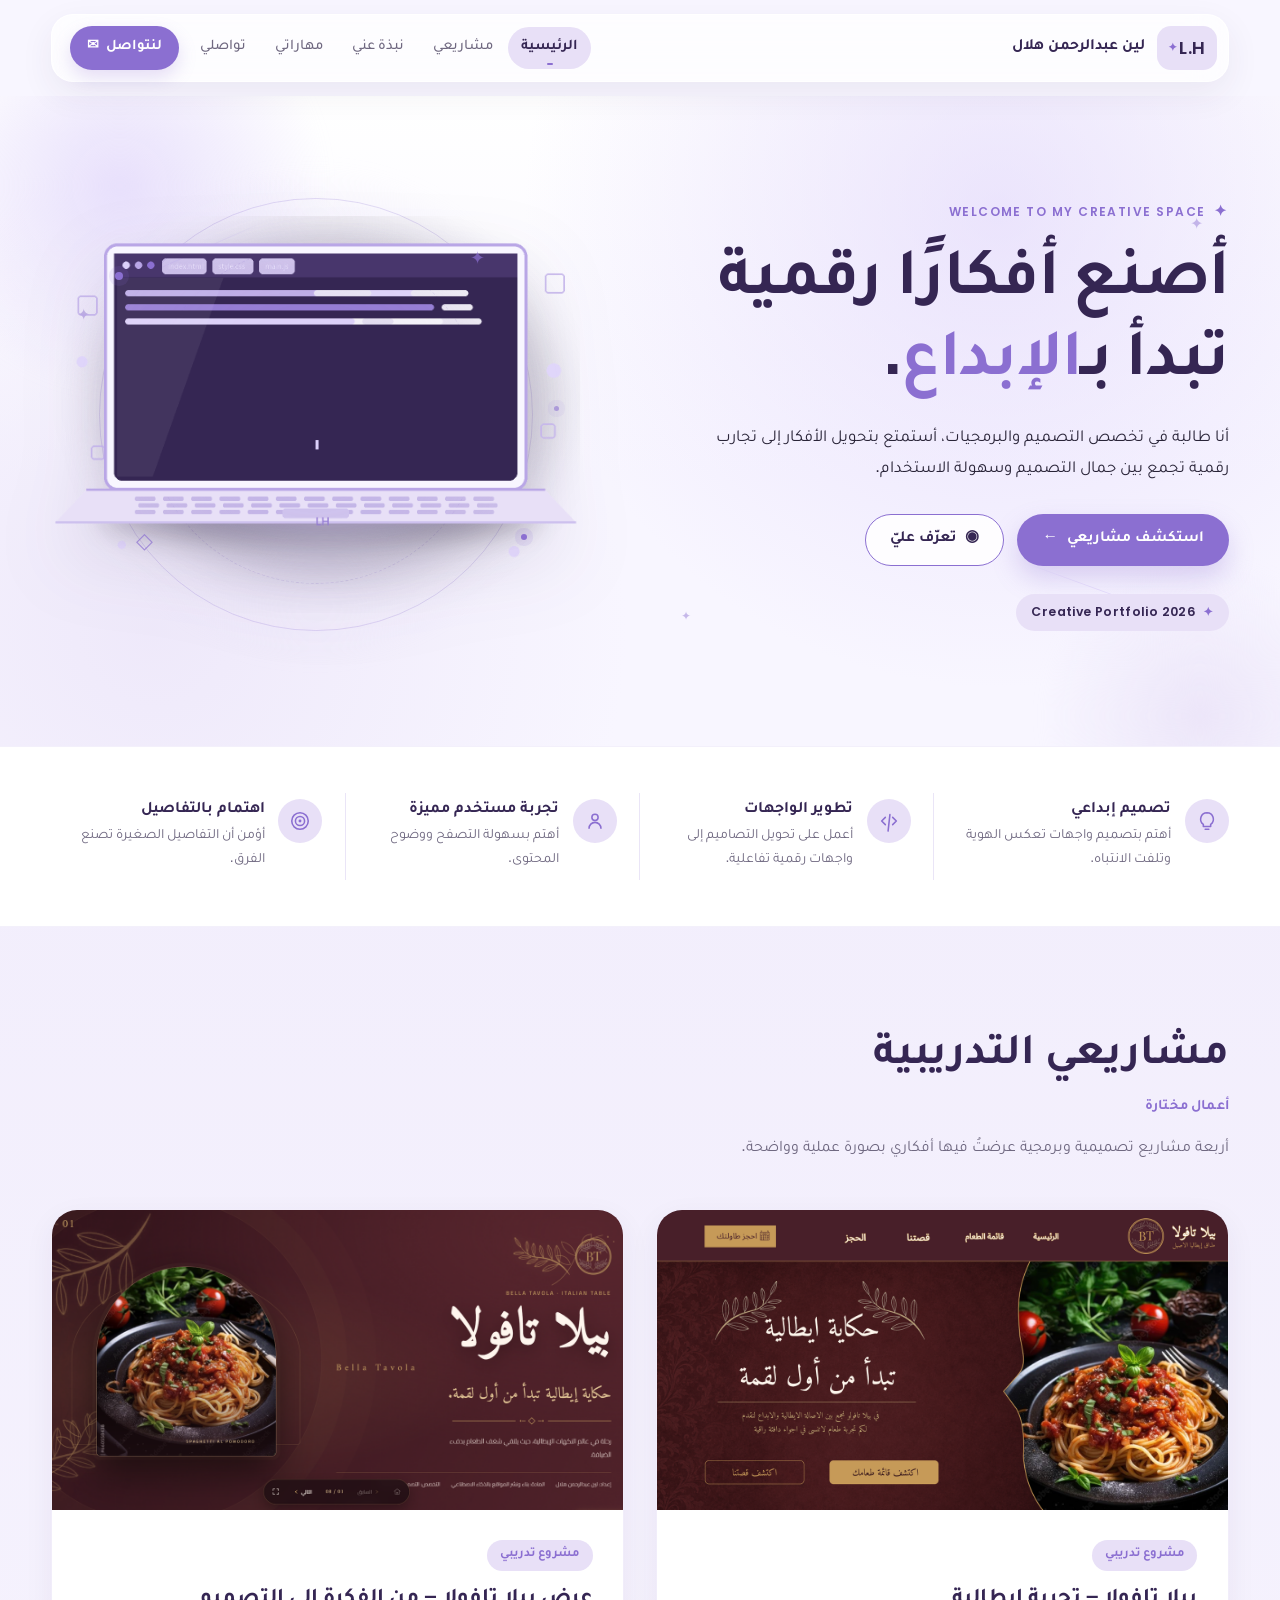
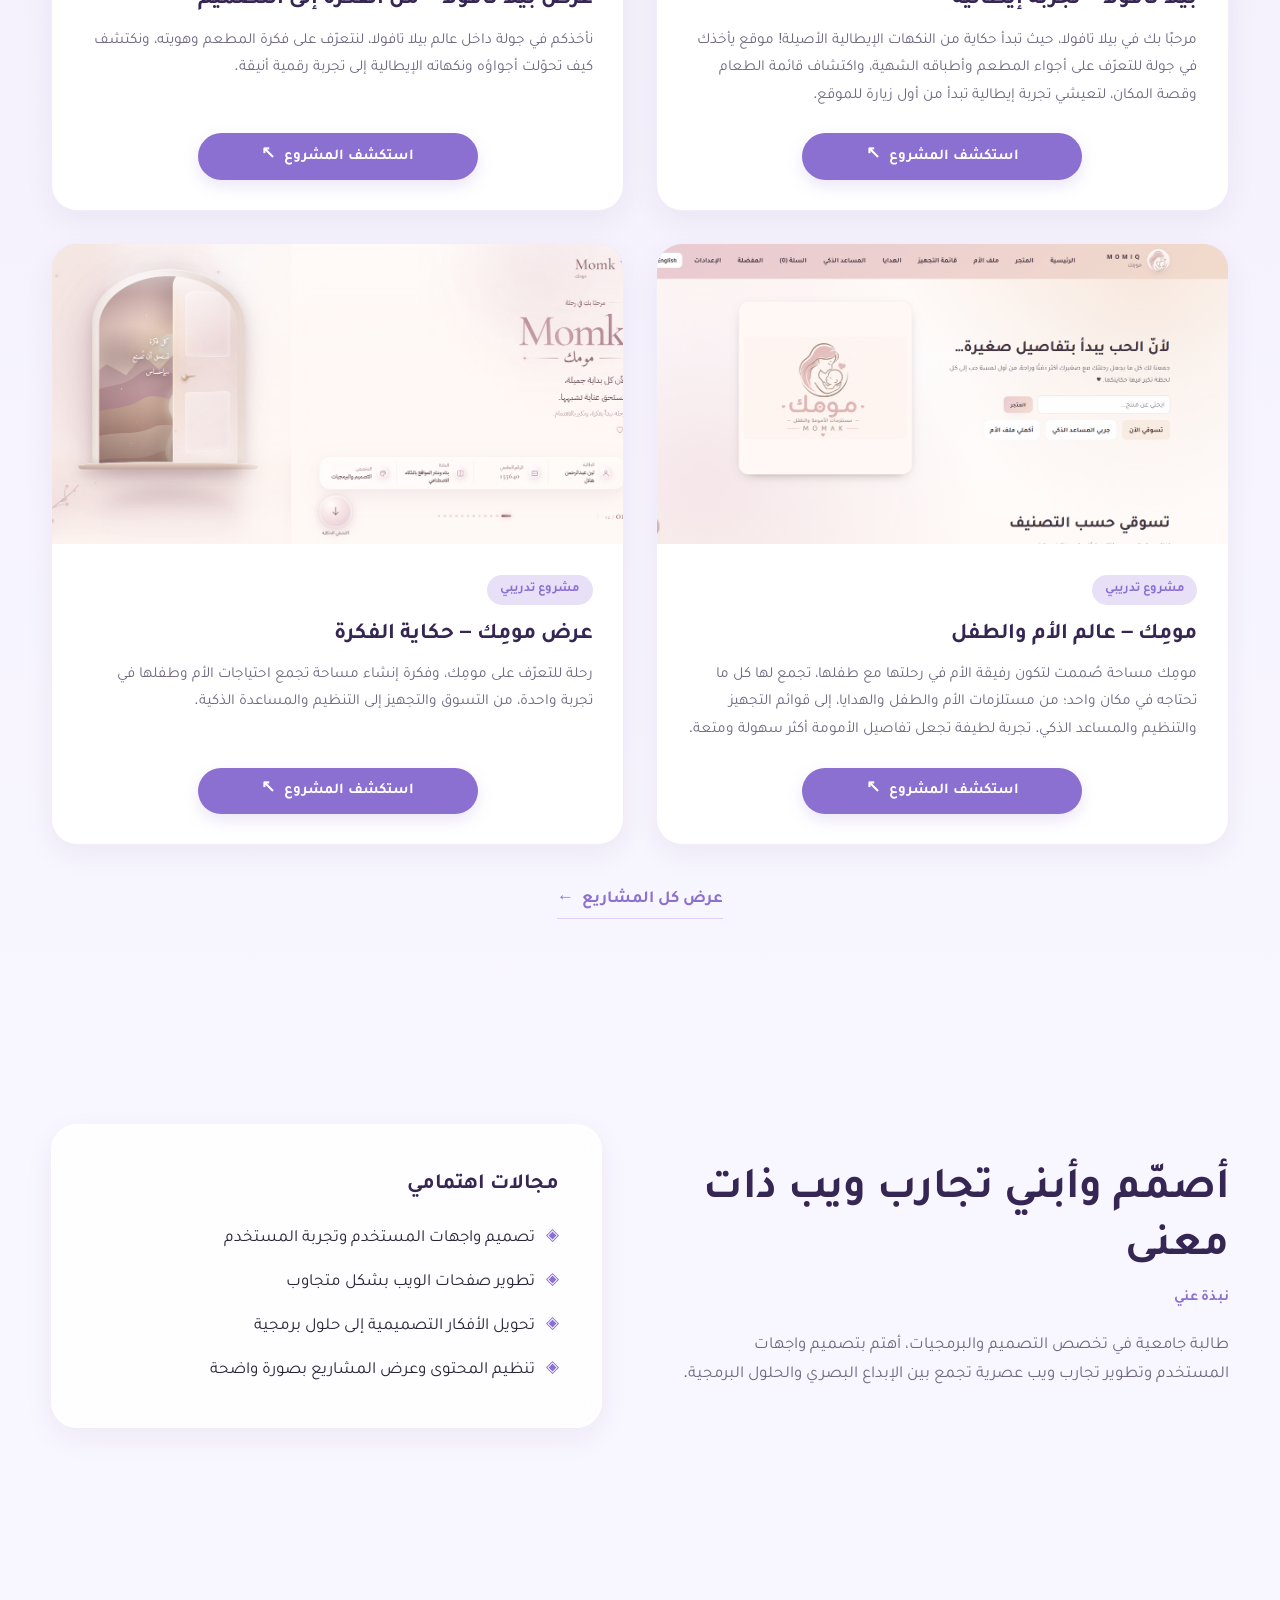
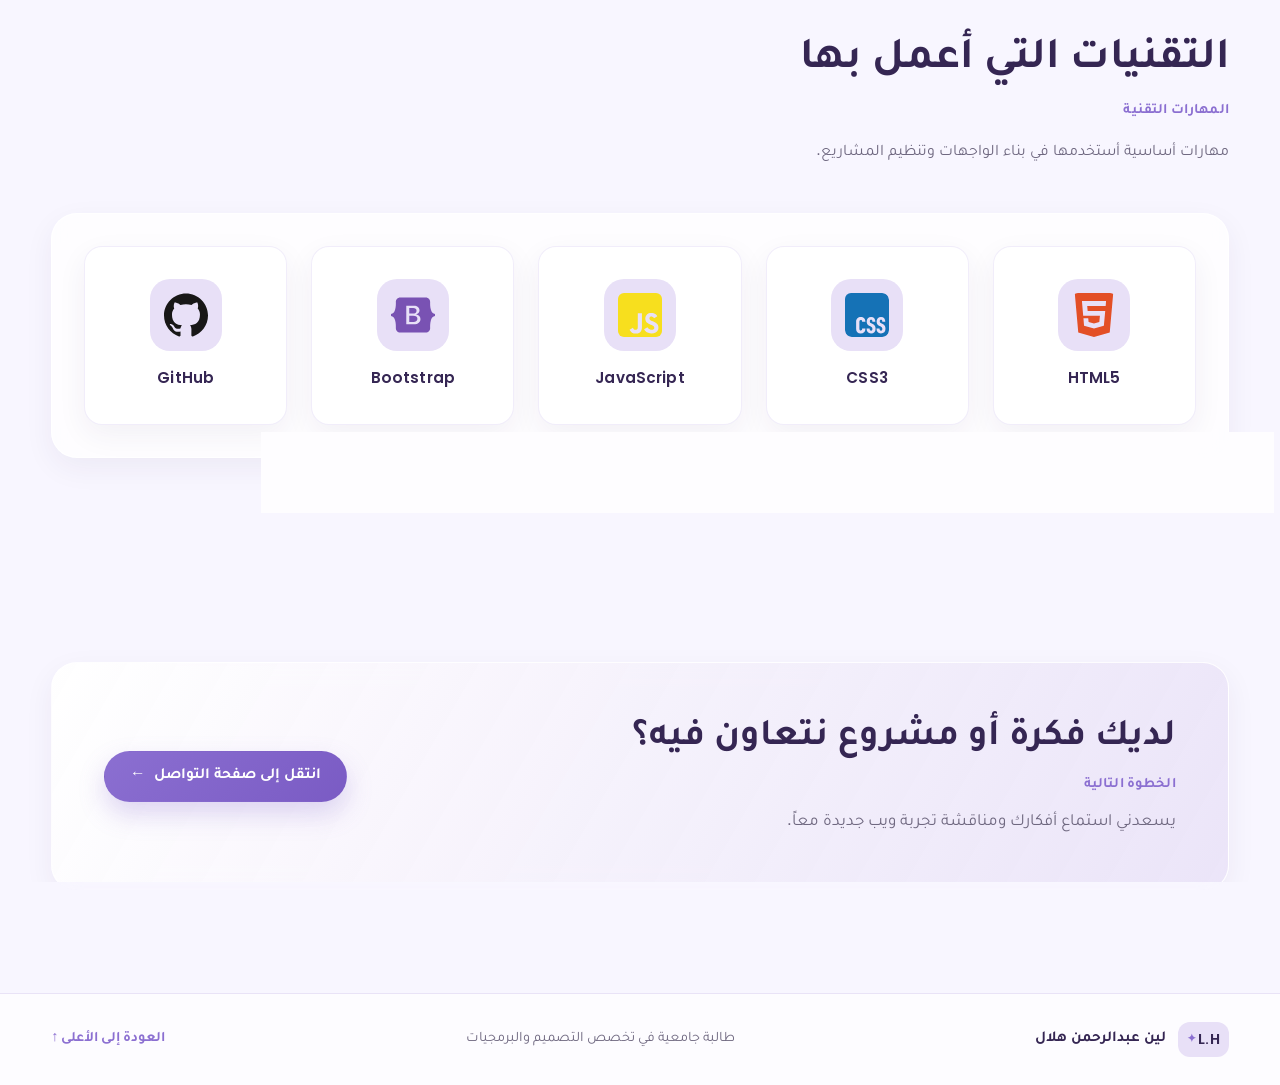
<file: index.html>
<!DOCTYPE html>
<html lang="ar" dir="rtl">
<head>
  <meta charset="UTF-8">
  <meta name="viewport" content="width=device-width, initial-scale=1.0">
  <meta name="description" content="معرض أعمال لين عبدالرحمن هلال، طالبة تصميم وبرمجيات، يضم مشاريع تدريبية في تصميم واجهات المستخدم وتطوير الويب.">
  <title>لين عبدالرحمن هلال | معرض أعمال</title>
  <link rel="icon" href="favicon.svg" type="image/svg+xml">
  <link rel="stylesheet" href="assets/css/style.css">
  <script src="assets/js/main.js" defer></script>
</head>
<body>
  <a class="skip-link" href="#main">تخطَّ إلى المحتوى</a>

  <header class="site-header" id="top">
    <div class="container header__inner">
      <a class="brand" href="index.html" aria-label="لين عبدالرحمن هلال - الصفحة الرئيسية">
        <span class="brand__mark" aria-hidden="true">L.H<span class="brand__star">✦</span></span>
        <span class="brand__name">لين عبدالرحمن هلال</span>
      </a>

      <button class="nav-toggle" type="button" aria-expanded="false" aria-controls="primary-nav" aria-label="فتح قائمة التنقل">
        <span></span><span></span><span></span>
      </button>

      <nav class="site-nav" id="primary-nav" aria-label="التنقل الرئيسي">
        <ul class="nav-list">
          <li><a class="nav-link is-active" href="#home" data-section="home" aria-current="page">الرئيسية</a></li>
          <li><a class="nav-link" href="projects.html">مشاريعي</a></li>
          <li><a class="nav-link" href="#about" data-section="about">نبذة عني</a></li>
          <li><a class="nav-link" href="#skills" data-section="skills">مهاراتي</a></li>
          <li><a class="nav-link" href="contact.html">تواصلي</a></li>
          <li><a class="nav-link nav-link--cta" href="contact.html">لنتواصل <span aria-hidden="true">✉</span></a></li>
        </ul>
      </nav>
    </div>
  </header>

  <main id="main">
    <section class="hero" id="home" aria-labelledby="hero-title">
      <div class="hero__bg" aria-hidden="true">
        <span class="hero__orb hero__orb--one"></span>
        <span class="hero__orb hero__orb--two"></span>
        <span class="hero__star hero__star--one">✦</span>
        <span class="hero__star hero__star--two">✦</span>
        <span class="hero__star hero__star--three">✦</span>
        <span class="hero__line hero__line--one"></span>
        <span class="hero__line hero__line--two"></span>
      </div>

      <div class="container hero__grid">
        <div class="hero__content">
          <p class="hero__eyebrow" data-hero="1"><span aria-hidden="true">✦</span> WELCOME TO MY CREATIVE SPACE</p>
          <h1 class="hero__title" id="hero-title" data-hero="2">أصنع أفكارًا رقمية<br>تبدأ بـ<span class="hero__accent">الإبداع</span>.</h1>
          <p class="hero__bio" data-hero="3">أنا طالبة في تخصص التصميم والبرمجيات، أستمتع بتحويل الأفكار إلى تجارب رقمية تجمع بين جمال التصميم وسهولة الاستخدام.</p>
          <div class="hero__actions" data-hero="4">
            <a class="btn btn--primary btn--hero" href="#projects">استكشف مشاريعي <span aria-hidden="true">←</span></a>
            <a class="btn btn--ghost btn--hero" href="#about"><span aria-hidden="true">◉</span> تعرّف عليّ</a>
          </div>
          <p class="hero__badge" data-hero="5"><span aria-hidden="true">✦</span> Creative Portfolio 2026</p>
        </div>

        <div class="hero__visual" data-hero="6">
          <div class="hero__halo" aria-hidden="true"></div>
          <span class="hero__ring hero__ring--one" aria-hidden="true"></span>
          <span class="hero__ring hero__ring--two" aria-hidden="true"></span>
          <span class="hero__dot hero__dot--one" aria-hidden="true"></span>
          <span class="hero__dot hero__dot--two" aria-hidden="true"></span>
          <span class="hero__dot hero__dot--three" aria-hidden="true"></span>
          <span class="hero__float hero__float--one" aria-hidden="true">✦</span>
          <span class="hero__float hero__float--two" aria-hidden="true">◇</span>
          <img class="hero__image" src="assets/images/hero-laptop.png"
               alt="حاسوب محمول بأسلوب تقني بنفسجي يعرض واجهة تحرير أكواد"
               width="1200" height="900" fetchpriority="high" decoding="async">
        </div>
      </div>
    </section>

    <section class="features" aria-label="ما يميز عملي">
      <div class="container">
        <ul class="features__grid">
          <li class="feature" data-reveal>
            <span class="feature__icon" aria-hidden="true"><svg viewBox="0 0 24 24" fill="none"><path d="M9 18h6m-5 3h4M12 3a7 7 0 0 0-4 12.7V18h8v-2.3A7 7 0 0 0 12 3Z" stroke="currentColor" stroke-width="1.7" stroke-linecap="round" stroke-linejoin="round"/></svg></span>
            <div>
              <h2 class="feature__title">تصميم إبداعي</h2>
              <p class="feature__desc">أهتم بتصميم واجهات تعكس الهوية وتلفت الانتباه.</p>
            </div>
          </li>
          <li class="feature" data-reveal>
            <span class="feature__icon" aria-hidden="true"><svg viewBox="0 0 24 24" fill="none"><path d="m8 8-4 4 4 4m8-8 4 4-4 4m-3-11-2 18" stroke="currentColor" stroke-width="1.7" stroke-linecap="round" stroke-linejoin="round"/></svg></span>
            <div>
              <h2 class="feature__title">تطوير الواجهات</h2>
              <p class="feature__desc">أعمل على تحويل التصاميم إلى واجهات رقمية تفاعلية.</p>
            </div>
          </li>
          <li class="feature" data-reveal>
            <span class="feature__icon" aria-hidden="true"><svg viewBox="0 0 24 24" fill="none"><circle cx="12" cy="8" r="3.4" stroke="currentColor" stroke-width="1.7"/><path d="M5.5 20a6.5 6.5 0 0 1 13 0" stroke="currentColor" stroke-width="1.7" stroke-linecap="round"/></svg></span>
            <div>
              <h2 class="feature__title">تجربة مستخدم مميزة</h2>
              <p class="feature__desc">أهتم بسهولة التصفح ووضوح المحتوى.</p>
            </div>
          </li>
          <li class="feature" data-reveal>
            <span class="feature__icon" aria-hidden="true"><svg viewBox="0 0 24 24" fill="none"><circle cx="12" cy="12" r="9" stroke="currentColor" stroke-width="1.7"/><circle cx="12" cy="12" r="5" stroke="currentColor" stroke-width="1.7"/><circle cx="12" cy="12" r="1.6" fill="currentColor"/></svg></span>
            <div>
              <h2 class="feature__title">اهتمام بالتفاصيل</h2>
              <p class="feature__desc">أؤمن أن التفاصيل الصغيرة تصنع الفرق.</p>
            </div>
          </li>
        </ul>
      </div>
    </section>

    <section class="section projects-section" id="projects" aria-labelledby="projects-title">
      <div class="container">
        <div class="section__head" data-reveal>
          <div>
            <h2 class="section__title" id="projects-title">مشاريعي التدريبية</h2>
            <p class="eyebrow">أعمال مختارة</p>
          </div>
          <p class="section__lead">أربعة مشاريع تصميمية وبرمجية عرضتُ فيها أفكاري بصورة عملية وواضحة.</p>
        </div>

        <div class="projects-grid">
          <article class="project-card" data-reveal>
            <div class="project-card__media"><img src="assets/images/project-bella-tavola.png" alt="لقطة من موقع Bella Tavola المطعم الإيطالي" width="1400" height="758" loading="lazy" decoding="async"></div>
            <div class="project-card__body">
              <span class="badge">مشروع تدريبي</span>
              <h3 class="project-card__title">بيلا تافولا – تجربة إيطالية</h3>
              <p class="project-card__desc">مرحبًا بك في بيلا تافولا، حيث تبدأ حكاية من النكهات الإيطالية الأصيلة! موقع يأخذك في جولة للتعرّف على أجواء المطعم وأطباقه الشهية، واكتشاف قائمة الطعام وقصة المكان، لتعيشي تجربة إيطالية تبدأ من أول زيارة للموقع.</p>
              <a class="btn btn--small btn--explore" href="https://eclectic-dango-d6d5aa.netlify.app/" target="_blank" rel="noopener noreferrer">استكشف المشروع <span class="btn__arrow" aria-hidden="true">↖</span></a>
            </div>
          </article>

          <article class="project-card" data-reveal>
            <div class="project-card__media"><img src="assets/images/project-bella-tavola-presentation.png" alt="لقطة من العرض التقديمي لمشروع Bella Tavola" width="1400" height="664" loading="lazy" decoding="async"></div>
            <div class="project-card__body">
              <span class="badge">مشروع تدريبي</span>
              <h3 class="project-card__title">عرض بيلا تافولا – من الفكرة إلى التصميم</h3>
              <p class="project-card__desc">نأخذكم في جولة داخل عالم بيلا تافولا، لنتعرّف على فكرة المطعم وهويته، ونكتشف كيف تحوّلت أجواؤه ونكهاته الإيطالية إلى تجربة رقمية أنيقة.</p>
              <a class="btn btn--small btn--explore" href="https://bucolic-tiramisu-741373.netlify.app/" target="_blank" rel="noopener noreferrer">استكشف المشروع <span class="btn__arrow" aria-hidden="true">↖</span></a>
            </div>
          </article>

          <article class="project-card" data-reveal>
            <div class="project-card__media"><img src="assets/images/project-momiq.png" alt="لقطة من منصة MOMIQ للأمومة" width="1400" height="677" loading="lazy" decoding="async"></div>
            <div class="project-card__body">
              <span class="badge">مشروع تدريبي</span>
              <h3 class="project-card__title">مومِك – عالم الأم والطفل</h3>
              <p class="project-card__desc">مومِك مساحة صُممت لتكون رفيقة الأم في رحلتها مع طفلها، تجمع لها كل ما تحتاجه في مكان واحد؛ من مستلزمات الأم والطفل والهدايا، إلى قوائم التجهيز والتنظيم والمساعد الذكي. تجربة لطيفة تجعل تفاصيل الأمومة أكثر سهولة ومتعة.</p>
              <a class="btn btn--small btn--explore" href="https://stunning-raindrop-bb244e.netlify.app/" target="_blank" rel="noopener noreferrer">استكشف المشروع <span class="btn__arrow" aria-hidden="true">↖</span></a>
            </div>
          </article>

          <article class="project-card" data-reveal>
            <div class="project-card__media"><img src="assets/images/project-momiq-presentation.png" alt="لقطة من العرض التقديمي لمشروع MOMIQ" width="1400" height="669" loading="lazy" decoding="async"></div>
            <div class="project-card__body">
              <span class="badge">مشروع تدريبي</span>
              <h3 class="project-card__title">عرض مومِك – حكاية الفكرة</h3>
              <p class="project-card__desc">رحلة للتعرّف على مومِك، وفكرة إنشاء مساحة تجمع احتياجات الأم وطفلها في تجربة واحدة، من التسوق والتجهيز إلى التنظيم والمساعدة الذكية.</p>
              <a class="btn btn--small btn--explore" href="https://restless-lab-b31c.leeno-h004.workers.dev/" target="_blank" rel="noopener noreferrer">استكشف المشروع <span class="btn__arrow" aria-hidden="true">↖</span></a>
            </div>
          </article>
        </div>

        <div class="section__footer" data-reveal>
          <a class="link-arrow" href="projects.html">عرض كل المشاريع <span aria-hidden="true">←</span></a>
        </div>
      </div>
    </section>

    <section class="section about-section" id="about" aria-labelledby="about-title">
      <div class="container about__grid">
        <div class="about__intro" data-reveal>
          <h2 class="section__title" id="about-title">أصمّم وأبني تجارب ويب ذات معنى</h2>
          <p class="eyebrow">نبذة عني</p>
          <p class="about__lead">طالبة جامعية في تخصص التصميم والبرمجيات، أهتم بتصميم واجهات المستخدم وتطوير تجارب ويب عصرية تجمع بين الإبداع البصري والحلول البرمجية.</p>
        </div>
        <div class="about__card glass" data-reveal>
          <h3 class="about__card-title">مجالات اهتمامي</h3>
          <ul class="about__list">
            <li><span aria-hidden="true">◈</span> تصميم واجهات المستخدم وتجربة المستخدم</li>
            <li><span aria-hidden="true">◈</span> تطوير صفحات الويب بشكل متجاوب</li>
            <li><span aria-hidden="true">◈</span> تحويل الأفكار التصميمية إلى حلول برمجية</li>
            <li><span aria-hidden="true">◈</span> تنظيم المحتوى وعرض المشاريع بصورة واضحة</li>
          </ul>
        </div>
      </div>
    </section>

    <section class="section skills-section" id="skills" aria-labelledby="skills-title">
      <div class="container">
        <div class="section__head" data-reveal>
          <div>
            <h2 class="section__title" id="skills-title">التقنيات التي أعمل بها</h2>
            <p class="eyebrow">المهارات التقنية</p>
          </div>
          <p class="section__lead">مهارات أساسية أستخدمها في بناء الواجهات وتنظيم المشاريع.</p>
        </div>

        <div class="skills-panel glass" data-reveal>
          <ul class="skills-grid">
            <li class="skill-card" data-reveal>
              <img class="skill-card__icon" src="assets/images/tech-html5.svg" alt="شعار HTML5 الرسمي" width="64" height="64" loading="lazy" decoding="async">
              <span class="skill-card__name en">HTML5</span>
            </li>
            <li class="skill-card" data-reveal>
              <img class="skill-card__icon" src="assets/images/tech-css3.svg" alt="شعار CSS3 الرسمي" width="64" height="64" loading="lazy" decoding="async">
              <span class="skill-card__name en">CSS3</span>
            </li>
            <li class="skill-card" data-reveal>
              <img class="skill-card__icon" src="assets/images/tech-javascript.svg" alt="شعار JavaScript الرسمي" width="64" height="64" loading="lazy" decoding="async">
              <span class="skill-card__name en">JavaScript</span>
            </li>
            <li class="skill-card" data-reveal>
              <img class="skill-card__icon" src="assets/images/tech-bootstrap.svg" alt="شعار Bootstrap الرسمي" width="64" height="64" loading="lazy" decoding="async">
              <span class="skill-card__name en">Bootstrap</span>
            </li>
            <li class="skill-card" data-reveal>
              <img class="skill-card__icon" src="assets/images/tech-github.svg" alt="شعار GitHub الرسمي" width="64" height="64" loading="lazy" decoding="async">
              <span class="skill-card__name en">GitHub</span>
            </li>
          </ul>
        </div>
      </div>
    </section>

    <section class="section cta-section" aria-labelledby="cta-title">
      <div class="container">
        <div class="cta glass" data-reveal>
          <div>
            <h2 class="section__title" id="cta-title">لديك فكرة أو مشروع نتعاون فيه؟</h2>
            <p class="eyebrow">الخطوة التالية</p>
            <p class="cta__text">يسعدني استماع أفكارك ومناقشة تجربة ويب جديدة معاً.</p>
          </div>
          <a class="btn btn--primary" href="contact.html">انتقل إلى صفحة التواصل <span aria-hidden="true">←</span></a>
        </div>
      </div>
    </section>
  </main>

  <footer class="site-footer">
    <div class="container footer__inner">
      <a class="brand brand--footer" href="index.html">
        <span class="brand__mark" aria-hidden="true">L.H<span class="brand__star">✦</span></span>
        <span class="brand__name">لين عبدالرحمن هلال</span>
      </a>
      <p>طالبة جامعية في تخصص التصميم والبرمجيات</p>
      <a class="footer__top" href="#top">العودة إلى الأعلى ↑</a>
    </div>
  </footer>
</body>
</html>
</file>
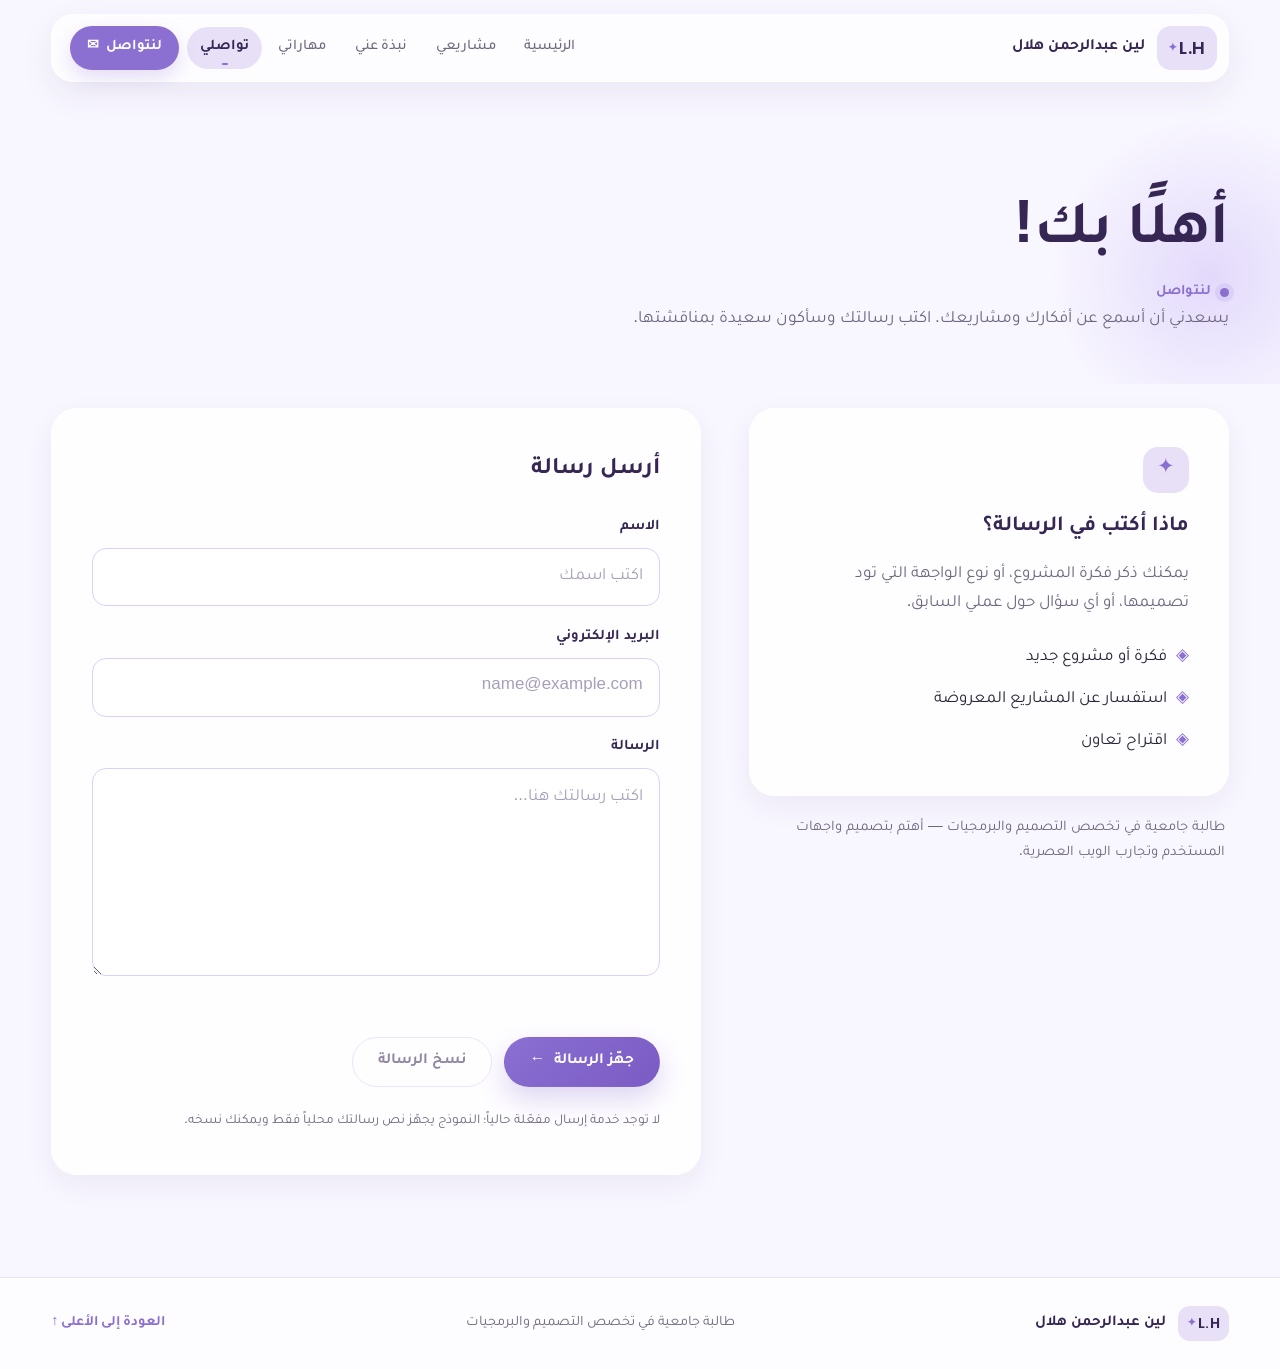
<file: contact.html>
<!DOCTYPE html>
<html lang="ar" dir="rtl">
<head>
  <meta charset="UTF-8">
  <meta name="viewport" content="width=device-width, initial-scale=1.0">
  <meta name="description" content="تواصل مع لين عبدالرحمن هلال لمناقشة الأفكار والمشاريع.">
  <title>تواصل معي | لين عبدالرحمن هلال</title>
  <link rel="icon" href="favicon.svg" type="image/svg+xml">
  <link rel="stylesheet" href="assets/css/style.css">
  <script src="assets/js/main.js" defer></script>
</head>
<body>
  <a class="skip-link" href="#main">تخطَّ إلى المحتوى</a>

  <header class="site-header" id="top">
    <div class="container header__inner">
      <a class="brand" href="index.html" aria-label="لين عبدالرحمن هلال - الصفحة الرئيسية">
        <span class="brand__mark" aria-hidden="true">L.H<span class="brand__star">✦</span></span>
        <span class="brand__name">لين عبدالرحمن هلال</span>
      </a>

      <button class="nav-toggle" type="button" aria-expanded="false" aria-controls="primary-nav" aria-label="فتح قائمة التنقل">
        <span></span><span></span><span></span>
      </button>

      <nav class="site-nav" id="primary-nav" aria-label="التنقل الرئيسي">
        <ul class="nav-list">
          <li><a class="nav-link" href="index.html#home">الرئيسية</a></li>
          <li><a class="nav-link" href="projects.html">مشاريعي</a></li>
          <li><a class="nav-link" href="index.html#about">نبذة عني</a></li>
          <li><a class="nav-link" href="index.html#skills">مهاراتي</a></li>
          <li><a class="nav-link is-active" href="contact.html" aria-current="page">تواصلي</a></li>
          <li><a class="nav-link nav-link--cta" href="contact.html">لنتواصل <span aria-hidden="true">✉</span></a></li>
        </ul>
      </nav>
    </div>
  </header>

  <main id="main">
    <section class="page-hero page-hero--contact" aria-labelledby="page-title">
      <div class="page-hero__shape" aria-hidden="true"></div>
      <div class="container page-hero__inner" data-reveal>
        <h1 class="page-hero__title" id="page-title">أهلًا بك!</h1>
        <p class="eyebrow"><span class="eyebrow__dot" aria-hidden="true"></span>لنتواصل</p>
        <p class="page-hero__lead">يسعدني أن أسمع عن أفكارك ومشاريعك. اكتب رسالتك وسأكون سعيدة بمناقشتها.</p>
      </div>
    </section>

    <section class="section contact-section" aria-label="نموذج التواصل">
      <div class="container contact__grid">
        <div class="contact__aside" data-reveal>
          <div class="glass contact__card">
            <span class="contact__card-icon" aria-hidden="true">✦</span>
            <h2 class="contact__card-title">ماذا أكتب في الرسالة؟</h2>
            <p>يمكنك ذكر فكرة المشروع، أو نوع الواجهة التي تود تصميمها، أو أي سؤال حول عملي السابق.</p>
            <ul class="contact__points">
              <li><span aria-hidden="true">◈</span> فكرة أو مشروع جديد</li>
              <li><span aria-hidden="true">◈</span> استفسار عن المشاريع المعروضة</li>
              <li><span aria-hidden="true">◈</span> اقتراح تعاون</li>
            </ul>
          </div>
          <p class="contact__hint">طالبة جامعية في تخصص التصميم والبرمجيات — أهتم بتصميم واجهات المستخدم وتجارب الويب العصرية.</p>
        </div>

        <div class="contact__form-wrap glass" data-reveal>
          <h2 class="contact__form-title">أرسل رسالة</h2>
          <form class="contact-form" id="contact-form" novalidate>
            <div class="field">
              <label for="contact-name">الاسم</label>
              <input type="text" id="contact-name" name="name" autocomplete="name" placeholder="اكتب اسمك" required>
            </div>
            <div class="field">
              <label for="contact-email">البريد الإلكتروني</label>
              <input type="email" id="contact-email" name="email" autocomplete="email" placeholder="name@example.com" required>
            </div>
            <div class="field">
              <label for="contact-message">الرسالة</label>
              <textarea id="contact-message" name="message" rows="6" placeholder="اكتب رسالتك هنا..." required></textarea>
            </div>

            <p class="form-status" id="form-status" role="status" aria-live="polite"></p>

            <div class="form-actions">
              <button class="btn btn--primary" type="submit">جهّز الرسالة <span aria-hidden="true">←</span></button>
              <button class="btn btn--ghost" type="button" id="copy-message" disabled>نسخ الرسالة</button>
            </div>
            <p class="form-note">لا توجد خدمة إرسال مفعّلة حالياً؛ النموذج يجهّز نص رسالتك محلياً فقط ويمكنك نسخه.</p>
          </form>
        </div>
      </div>
    </section>
  </main>

  <footer class="site-footer">
    <div class="container footer__inner">
      <a class="brand brand--footer" href="index.html">
        <span class="brand__mark" aria-hidden="true">L.H<span class="brand__star">✦</span></span>
        <span class="brand__name">لين عبدالرحمن هلال</span>
      </a>
      <p>طالبة جامعية في تخصص التصميم والبرمجيات</p>
      <a class="footer__top" href="#top">العودة إلى الأعلى ↑</a>
    </div>
  </footer>
</body>
</html>
</file>
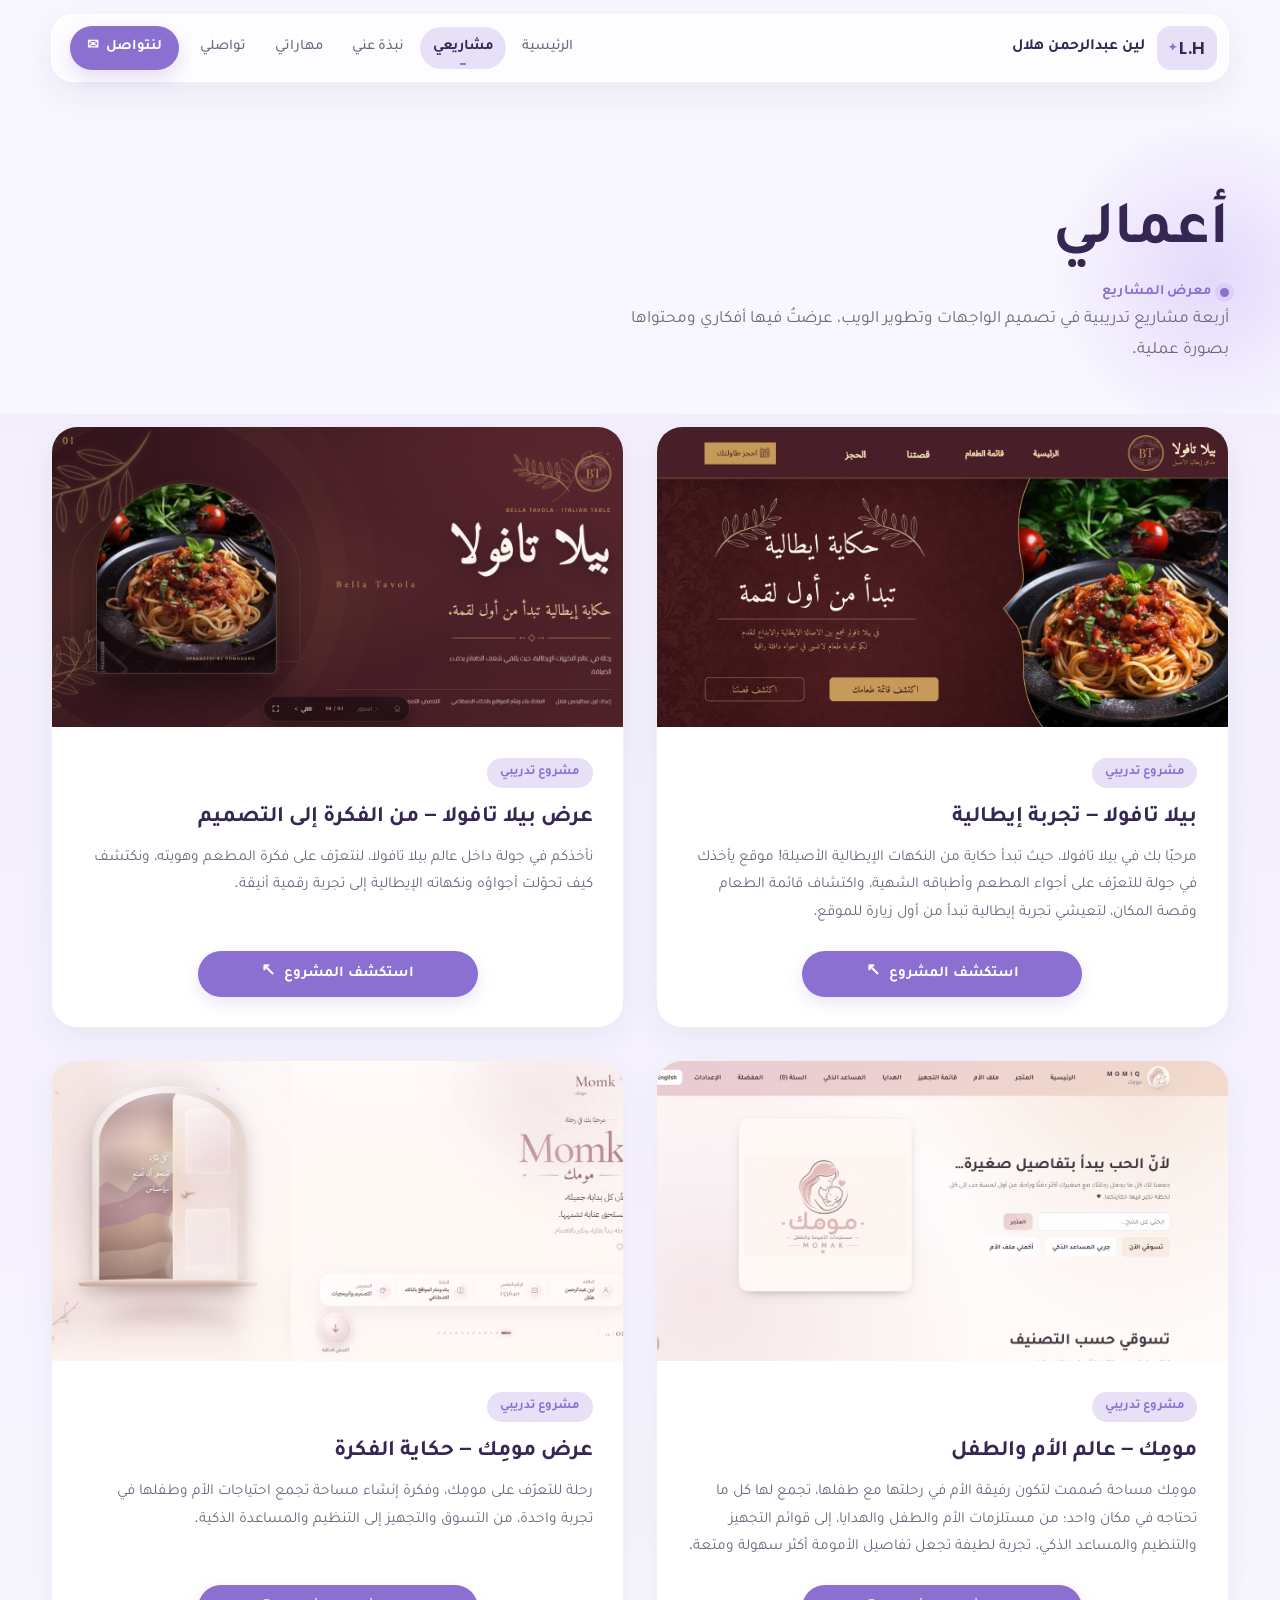
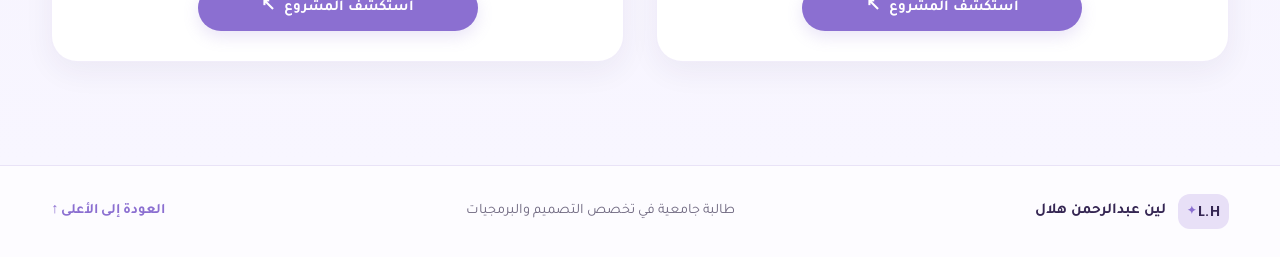
<file: projects.html>
<!DOCTYPE html>
<html lang="ar" dir="rtl">
<head>
  <meta charset="UTF-8">
  <meta name="viewport" content="width=device-width, initial-scale=1.0">
  <meta name="description" content="مشاريع لين عبدالرحمن هلال التدريبية: مواقع وعروض تقديمية في التصميم والبرمجيات.">
  <title>أعمالي | لين عبدالرحمن هلال</title>
  <link rel="icon" href="favicon.svg" type="image/svg+xml">
  <link rel="stylesheet" href="assets/css/style.css">
  <script src="assets/js/main.js" defer></script>
</head>
<body>
  <a class="skip-link" href="#main">تخطَّ إلى المحتوى</a>

  <header class="site-header" id="top">
    <div class="container header__inner">
      <a class="brand" href="index.html" aria-label="لين عبدالرحمن هلال - الصفحة الرئيسية">
        <span class="brand__mark" aria-hidden="true">L.H<span class="brand__star">✦</span></span>
        <span class="brand__name">لين عبدالرحمن هلال</span>
      </a>

      <button class="nav-toggle" type="button" aria-expanded="false" aria-controls="primary-nav" aria-label="فتح قائمة التنقل">
        <span></span><span></span><span></span>
      </button>

      <nav class="site-nav" id="primary-nav" aria-label="التنقل الرئيسي">
        <ul class="nav-list">
          <li><a class="nav-link" href="index.html#home">الرئيسية</a></li>
          <li><a class="nav-link is-active" href="projects.html" aria-current="page">مشاريعي</a></li>
          <li><a class="nav-link" href="index.html#about">نبذة عني</a></li>
          <li><a class="nav-link" href="index.html#skills">مهاراتي</a></li>
          <li><a class="nav-link" href="contact.html">تواصلي</a></li>
          <li><a class="nav-link nav-link--cta" href="contact.html">لنتواصل <span aria-hidden="true">✉</span></a></li>
        </ul>
      </nav>
    </div>
  </header>

  <main id="main">
    <section class="page-hero" aria-labelledby="page-title">
      <div class="page-hero__shape" aria-hidden="true"></div>
      <div class="container page-hero__inner" data-reveal>
        <h1 class="page-hero__title" id="page-title">أعمالي</h1>
        <p class="eyebrow"><span class="eyebrow__dot" aria-hidden="true"></span>معرض المشاريع</p>
        <p class="page-hero__lead">أربعة مشاريع تدريبية في تصميم الواجهات وتطوير الويب، عرضتُ فيها أفكاري ومحتواها بصورة عملية.</p>
      </div>
    </section>

    <section class="section projects-section projects-section--page" aria-label="قائمة المشاريع">
      <div class="container">
        <div class="projects-grid">
          <article class="project-card" data-reveal>
            <div class="project-card__media"><img src="assets/images/project-bella-tavola.png" alt="لقطة من موقع Bella Tavola المطعم الإيطالي" width="1400" height="758" loading="lazy" decoding="async"></div>
            <div class="project-card__body">
              <span class="badge">مشروع تدريبي</span>
              <h2 class="project-card__title">بيلا تافولا – تجربة إيطالية</h2>
              <p class="project-card__desc">مرحبًا بك في بيلا تافولا، حيث تبدأ حكاية من النكهات الإيطالية الأصيلة! موقع يأخذك في جولة للتعرّف على أجواء المطعم وأطباقه الشهية، واكتشاف قائمة الطعام وقصة المكان، لتعيشي تجربة إيطالية تبدأ من أول زيارة للموقع.</p>
              <a class="btn btn--small btn--explore" href="https://eclectic-dango-d6d5aa.netlify.app/" target="_blank" rel="noopener noreferrer">استكشف المشروع <span class="btn__arrow" aria-hidden="true">↖</span></a>
            </div>
          </article>

          <article class="project-card" data-reveal>
            <div class="project-card__media"><img src="assets/images/project-bella-tavola-presentation.png" alt="لقطة من العرض التقديمي لمشروع Bella Tavola" width="1400" height="664" loading="lazy" decoding="async"></div>
            <div class="project-card__body">
              <span class="badge">مشروع تدريبي</span>
              <h2 class="project-card__title">عرض بيلا تافولا – من الفكرة إلى التصميم</h2>
              <p class="project-card__desc">نأخذكم في جولة داخل عالم بيلا تافولا، لنتعرّف على فكرة المطعم وهويته، ونكتشف كيف تحوّلت أجواؤه ونكهاته الإيطالية إلى تجربة رقمية أنيقة.</p>
              <a class="btn btn--small btn--explore" href="https://bucolic-tiramisu-741373.netlify.app/" target="_blank" rel="noopener noreferrer">استكشف المشروع <span class="btn__arrow" aria-hidden="true">↖</span></a>
            </div>
          </article>

          <article class="project-card" data-reveal>
            <div class="project-card__media"><img src="assets/images/project-momiq.png" alt="لقطة من منصة MOMIQ للأمومة" width="1400" height="677" loading="lazy" decoding="async"></div>
            <div class="project-card__body">
              <span class="badge">مشروع تدريبي</span>
              <h2 class="project-card__title">مومِك – عالم الأم والطفل</h2>
              <p class="project-card__desc">مومِك مساحة صُممت لتكون رفيقة الأم في رحلتها مع طفلها، تجمع لها كل ما تحتاجه في مكان واحد؛ من مستلزمات الأم والطفل والهدايا، إلى قوائم التجهيز والتنظيم والمساعد الذكي. تجربة لطيفة تجعل تفاصيل الأمومة أكثر سهولة ومتعة.</p>
              <a class="btn btn--small btn--explore" href="https://stunning-raindrop-bb244e.netlify.app/" target="_blank" rel="noopener noreferrer">استكشف المشروع <span class="btn__arrow" aria-hidden="true">↖</span></a>
            </div>
          </article>

          <article class="project-card" data-reveal>
            <div class="project-card__media"><img src="assets/images/project-momiq-presentation.png" alt="لقطة من العرض التقديمي لمشروع MOMIQ" width="1400" height="669" loading="lazy" decoding="async"></div>
            <div class="project-card__body">
              <span class="badge">مشروع تدريبي</span>
              <h2 class="project-card__title">عرض مومِك – حكاية الفكرة</h2>
              <p class="project-card__desc">رحلة للتعرّف على مومِك، وفكرة إنشاء مساحة تجمع احتياجات الأم وطفلها في تجربة واحدة، من التسوق والتجهيز إلى التنظيم والمساعدة الذكية.</p>
              <a class="btn btn--small btn--explore" href="https://restless-lab-b31c.leeno-h004.workers.dev/" target="_blank" rel="noopener noreferrer">استكشف المشروع <span class="btn__arrow" aria-hidden="true">↖</span></a>
            </div>
          </article>
        </div>
      </div>
    </section>
  </main>

  <footer class="site-footer">
    <div class="container footer__inner">
      <a class="brand brand--footer" href="index.html">
        <span class="brand__mark" aria-hidden="true">L.H<span class="brand__star">✦</span></span>
        <span class="brand__name">لين عبدالرحمن هلال</span>
      </a>
      <p>طالبة جامعية في تخصص التصميم والبرمجيات</p>
      <a class="footer__top" href="#top">العودة إلى الأعلى ↑</a>
    </div>
  </footer>
</body>
</html>
</file>
<file: assets/css/style.css>
/* Lavender Editorial + Modern Tech */

@font-face {
  font-family: 'Tajawal';
  font-style: normal;
  font-weight: 400;
  font-display: swap;
  src: url('../fonts/tajawal-400.woff2') format('woff2');
}
@font-face {
  font-family: 'Tajawal';
  font-style: normal;
  font-weight: 500;
  font-display: swap;
  src: url('../fonts/tajawal-500.woff2') format('woff2');
}
@font-face {
  font-family: 'Tajawal';
  font-style: normal;
  font-weight: 700;
  font-display: swap;
  src: url('../fonts/tajawal-700.woff2') format('woff2');
}
@font-face {
  font-family: 'Poppins';
  font-style: normal;
  font-weight: 400;
  font-display: swap;
  src: url('../fonts/poppins-400.woff2') format('woff2');
}
@font-face {
  font-family: 'Poppins';
  font-style: normal;
  font-weight: 500;
  font-display: swap;
  src: url('../fonts/poppins-500.woff2') format('woff2');
}
@font-face {
  font-family: 'Poppins';
  font-style: normal;
  font-weight: 600;
  font-display: swap;
  src: url('../fonts/poppins-600.woff2') format('woff2');
}

:root {
  --bg: #F8F6FF;
  --surface: #FFFFFF;
  --primary: #8B6FD1;
  --primary-light: #DCD0FA;
  --primary-soft: #E8E0F7;
  --heading: #352653;
  --text: #292438;
  --muted: #6F6880;
  --line: rgba(139, 111, 209, 0.18);
  --shadow-sm: 0 10px 30px rgba(53, 38, 83, 0.06);
  --shadow-md: 0 18px 45px rgba(53, 38, 83, 0.11);
  --radius-lg: 26px;
  --radius-md: 18px;
  --container: 1180px;
}

*, *::before, *::after { box-sizing: border-box; }

html {
  scroll-behavior: smooth;
  scroll-padding-top: 96px;
  overflow-x: clip;
}

body {
  margin: 0;
  min-width: 0;
  font-family: 'Tajawal', 'Segoe UI', Tahoma, sans-serif;
  font-size: 17px;
  line-height: 1.75;
  color: var(--text);
  background: var(--bg);
  overflow-x: clip;
  -webkit-font-smoothing: antialiased;
}

img { display: block; max-width: 100%; height: auto; }
a { color: inherit; text-decoration: none; }
button, input, textarea { font: inherit; }
ul { list-style: none; margin: 0; padding: 0; }
.en { font-family: 'Poppins', 'Segoe UI', sans-serif; }

:focus-visible {
  outline: 3px solid var(--primary);
  outline-offset: 3px;
  border-radius: 8px;
}

.container {
  width: min(var(--container), 92%);
  margin-inline: auto;
}

.skip-link {
  position: absolute;
  inset-block-start: -100px;
  inset-inline-start: 1rem;
  z-index: 200;
  background: var(--heading);
  color: #fff;
  padding: .6rem 1rem;
  border-radius: 10px;
  transition: inset-block-start .2s ease;
}
.skip-link:focus { inset-block-start: .75rem; }

/* ---------- Header ---------- */
.site-header {
  position: sticky;
  top: 0;
  z-index: 100;
  padding-block: 14px;
  background: transparent;
  pointer-events: none;
}

.header__inner {
  position: relative;
  min-height: 68px;
  display: flex;
  align-items: center;
  justify-content: space-between;
  gap: 1rem;
  padding: .55rem .7rem .55rem 1.1rem;
  background: rgba(255, 255, 255, .72);
  backdrop-filter: blur(18px) saturate(140%);
  -webkit-backdrop-filter: blur(18px) saturate(140%);
  border: 1px solid rgba(255, 255, 255, .9);
  border-radius: 22px;
  box-shadow: 0 12px 34px rgba(53, 38, 83, .07);
  pointer-events: auto;
}

.brand {
  display: inline-flex;
  align-items: center;
  gap: .75rem;
  flex-shrink: 0;
}

.brand__mark {
  position: relative;
  display: inline-flex;
  align-items: center;
  gap: .12rem;
  padding: .4rem .7rem;
  border-radius: 14px;
  background: var(--primary-soft);
  color: var(--heading);
  font-family: 'Poppins', sans-serif;
  font-weight: 600;
  font-size: 1.12rem;
  letter-spacing: .02em;
}
.brand__star { color: var(--primary); font-size: .68rem; line-height: 1; }

.brand__name {
  font-weight: 700;
  color: var(--heading);
  font-size: .98rem;
  white-space: nowrap;
}

.site-nav { display: block; }
.nav-list {
  display: flex;
  align-items: center;
  gap: .2rem;
}

.nav-link {
  position: relative;
  display: inline-block;
  padding: .5rem .8rem;
  border-radius: 999px;
  font-size: .92rem;
  font-weight: 500;
  color: var(--muted);
  transition: color .25s ease, background-color .25s ease, transform .25s ease, box-shadow .25s ease;
  white-space: nowrap;
}
.nav-link::after {
  content: '';
  position: absolute;
  inset-block-end: .26rem;
  inset-inline: 0;
  margin-inline: auto;
  width: 6px;
  height: 2px;
  border-radius: 2px;
  background: var(--primary);
  transform: scaleX(0);
  transition: transform .25s ease;
}
.nav-link:hover { color: var(--heading); }
.nav-link:hover::after,
.nav-link.is-active::after,
.nav-link[aria-current='page']::after { transform: scaleX(1); }
.nav-link.is-active,
.nav-link[aria-current='page'] {
  color: var(--heading);
  background: var(--primary-soft);
  font-weight: 700;
}

.nav-link--cta {
  display: inline-flex;
  align-items: center;
  gap: .45rem;
  margin-inline-start: .35rem;
  padding: .55rem 1.05rem;
  background: var(--primary);
  color: #fff;
  font-weight: 700;
  box-shadow: 0 8px 18px rgba(139, 111, 209, .22);
}
.nav-link--cta::after { display: none; }
.nav-link--cta span { font-size: .9rem; }
.nav-link--cta:hover {
  color: #fff;
  background: #7353BF;
  transform: translateY(-2px);
  box-shadow: 0 14px 26px rgba(139, 111, 209, .32);
}

.nav-toggle {
  display: none;
  width: 44px;
  height: 44px;
  padding: 10px;
  border: 1px solid var(--line);
  border-radius: 14px;
  background: rgba(255, 255, 255, .9);
  cursor: pointer;
  transition: background-color .25s ease, transform .25s ease;
}
.nav-toggle:hover { background: #fff; transform: translateY(-2px); }
.nav-toggle span {
  display: block;
  height: 2px;
  margin: 4px 0;
  border-radius: 2px;
  background: var(--heading);
  transition: transform .25s ease, opacity .25s ease;
}
.nav-toggle[aria-expanded='true'] span:nth-child(1) { transform: translateY(6px) rotate(45deg); }
.nav-toggle[aria-expanded='true'] span:nth-child(2) { opacity: 0; }
.nav-toggle[aria-expanded='true'] span:nth-child(3) { transform: translateY(-6px) rotate(-45deg); }

/* ---------- Shared ---------- */
.eyebrow {
  display: flex;
  align-items: center;
  gap: .55rem;
  margin: .55rem 0 0;
  color: var(--primary);
  font-size: .9rem;
  font-weight: 700;
  letter-spacing: .01em;
}
.eyebrow__dot {
  width: 9px;
  height: 9px;
  border-radius: 50%;
  background: var(--primary);
  box-shadow: 0 0 0 5px rgba(139, 111, 209, .13);
}

.section { padding-block: clamp(64px, 8vw, 110px); }
.section__head {
  display: flex;
  flex-direction: column;
  align-items: flex-start;
  gap: .9rem;
  margin-bottom: clamp(28px, 4vw, 46px);
}
.section__title {
  margin: 0;
  color: var(--heading);
  font-size: clamp(1.85rem, 3.6vw, 2.75rem);
  line-height: 1.3;
  font-weight: 700;
}
.section__lead {
  max-width: 620px;
  margin: 0;
  color: var(--muted);
  font-size: 1rem;
}
.section__footer { display: flex; justify-content: center; margin-top: 2.5rem; }

.btn {
  display: inline-flex;
  align-items: center;
  justify-content: center;
  gap: .55rem;
  padding: .85rem 1.55rem;
  border-radius: 999px;
  border: 1px solid transparent;
  font-size: .97rem;
  font-weight: 700;
  line-height: 1.4;
  cursor: pointer;
  transition: transform .25s ease, box-shadow .25s ease, background-color .25s ease, color .25s ease;
}
.btn:hover { transform: translateY(-3px); }
.btn:active { transform: translateY(-1px); }
.btn--primary {
  color: #fff;
  background: linear-gradient(135deg, #8B6FD1, #7A5BC4);
  box-shadow: 0 12px 26px rgba(139, 111, 209, .28);
}
.btn--primary:hover { box-shadow: 0 16px 32px rgba(139, 111, 209, .38); }
.btn--ghost {
  background: rgba(255, 255, 255, .9);
  border-color: var(--primary-light);
  color: var(--heading);
}
.btn--ghost:hover { background: var(--primary-soft); }
.btn--small { padding: .65rem 1.15rem; font-size: .88rem; }
.btn--explore {
  align-self: center;
  width: 100%;
  max-width: 280px;
  min-height: 44px;
  padding: .72rem 1.25rem;
  border-color: transparent;
  border-radius: 999px;
  background: #8B6FD1;
  color: #fff;
  font-size: .94rem;
  box-shadow: 0 6px 16px rgba(139, 111, 209, .18);
  transition: background-color .3s ease, transform .3s ease, box-shadow .3s ease;
}
.btn__arrow {
  display: inline-block;
  font-size: 1.05rem;
  line-height: 1;
  transition: transform .3s ease;
}
@media (hover: hover) {
  .btn--explore:hover {
    background: #7353BF;
    transform: translateY(-3px);
    box-shadow: 0 14px 28px rgba(139, 111, 209, .32);
  }
  .btn--explore:hover .btn__arrow { transform: translate(-3px, -3px); }
}
@media (hover: none) {
  .btn--explore:hover { transform: none; background: #8B6FD1; box-shadow: 0 6px 16px rgba(139, 111, 209, .18); }
  .btn--explore:hover .btn__arrow { transform: none; }
}
.btn:disabled { opacity: .55; cursor: not-allowed; transform: none; }

.link-arrow {
  display: inline-flex;
  align-items: center;
  gap: .5rem;
  color: var(--primary);
  font-weight: 700;
  border-bottom: 1px solid var(--primary-light);
  padding-bottom: .2rem;
  transition: gap .25s ease, color .25s ease;
}
.link-arrow:hover { gap: .9rem; color: var(--heading); }

.glass {
  background: rgba(255, 255, 255, .78);
  backdrop-filter: blur(14px);
  -webkit-backdrop-filter: blur(14px);
  border: 1px solid rgba(255, 255, 255, .9);
  box-shadow: var(--shadow-sm);
}

html.js [data-reveal] {
  opacity: 0;
  transform: translateY(20px);
  transition: opacity .75s ease, transform .75s ease;
}
html.js [data-reveal].is-visible { opacity: 1; transform: none; }

/* ---------- Hero ---------- */
.hero {
  position: relative;
  padding-block: clamp(72px, 8vw, 120px) clamp(80px, 9vw, 128px);
  isolation: isolate;
  overflow: hidden;
  background: linear-gradient(180deg, #FFFFFF 0%, var(--bg) 58%, var(--bg) 100%);
}
.hero::before {
  content: '';
  position: absolute;
  inset: 0;
  z-index: -2;
  background:
    radial-gradient(circle at 78% 18%, rgba(220, 208, 250, .55), transparent 42%),
    radial-gradient(circle at 12% 82%, rgba(232, 224, 247, .6), transparent 38%);
}
.hero__bg { position: absolute; inset: 0; z-index: -1; pointer-events: none; }
.hero__orb { position: absolute; border-radius: 50%; filter: blur(8px); }
.hero__orb--one {
  width: 420px; height: 420px;
  inset-block-start: -120px; inset-inline-end: -90px;
  background: radial-gradient(circle, rgba(220, 208, 250, .65), rgba(220, 208, 250, 0) 70%);
  animation: orbDrift 14s ease-in-out infinite alternate;
}
.hero__orb--two {
  width: 320px; height: 320px;
  inset-block-end: -130px; inset-inline-start: -80px;
  background: radial-gradient(circle, rgba(232, 224, 247, .75), rgba(232, 224, 247, 0) 70%);
  animation: orbDrift 18s ease-in-out infinite alternate-reverse;
}
.hero__star { position: absolute; color: var(--primary); opacity: .45; font-size: 1rem; animation: twinkle 4s ease-in-out infinite; }
.hero__star--one { inset-block-start: 18%; inset-inline-start: 6%; }
.hero__star--two { inset-block-start: 32%; inset-inline-end: 6%; animation-delay: 1.2s; }
.hero__star--three { inset-block-end: 18%; inset-inline-start: 46%; font-size: .75rem; animation-delay: 2.1s; }
.hero__line {
  position: absolute;
  width: 160px; height: 1px;
  background: linear-gradient(90deg, transparent, var(--primary-light), transparent);
  opacity: .7;
  transform: rotate(-24deg);
}
.hero__line--one { inset-block-start: 24%; inset-inline-end: 9%; }
.hero__line--two { inset-block-end: 24%; inset-inline-start: 8%; transform: rotate(20deg); }

.hero__grid {
  position: relative;
  z-index: 2;
  display: grid;
  grid-template-columns: minmax(0, 1.05fr) minmax(0, .95fr);
  align-items: center;
  gap: clamp(2rem, 5vw, 4.5rem);
}
.hero__content { max-width: 600px; }
.hero__content > [data-hero] { animation: heroIn .8s cubic-bezier(.2, .7, .2, 1) both; }
.hero__content > [data-hero]:nth-child(1) { animation-delay: .05s; }
.hero__content > [data-hero]:nth-child(2) { animation-delay: .13s; }
.hero__content > [data-hero]:nth-child(3) { animation-delay: .22s; }
.hero__content > [data-hero]:nth-child(4) { animation-delay: .32s; }
.hero__content > [data-hero]:nth-child(5) { animation-delay: .42s; }
.hero__eyebrow {
  display: flex; align-items: center; gap: .55rem;
  margin: 0 0 1.1rem;
  color: var(--primary);
  font-family: 'Poppins', sans-serif;
  font-size: .76rem;
  font-weight: 600;
  letter-spacing: .12em;
}
.hero__eyebrow span { font-size: .95rem; }
.hero__title {
  margin: 0 0 1.1rem;
  color: var(--heading);
  font-size: clamp(2.4rem, 5.2vw, 4.2rem);
  line-height: 1.22;
  font-weight: 700;
  letter-spacing: -.01em;
}
.hero__accent { position: relative; display: inline-block; color: var(--primary); }
.hero__bio {
  max-width: 540px;
  margin: 0 0 1.8rem;
  color: var(--text);
  font-size: 1.05rem;
  line-height: 1.85;
}
.hero__actions { display: flex; flex-wrap: wrap; gap: .85rem; }
.btn--hero { min-height: 52px; padding: .85rem 1.5rem; }
.btn--hero.btn--primary { background: var(--primary); box-shadow: 0 12px 26px rgba(139, 111, 209, .28); }
.btn--hero.btn--ghost { background: rgba(255, 255, 255, .85); border-color: var(--primary); color: var(--heading); }
.hero__badge {
  display: inline-flex; align-items: center; gap: .45rem;
  margin: 1.8rem 0 0;
  padding: .45rem .95rem;
  border-radius: 999px;
  background: var(--primary-soft);
  color: var(--heading);
  font-family: 'Poppins', sans-serif;
  font-size: .78rem;
  font-weight: 600;
  letter-spacing: .03em;
}
.hero__badge span { color: var(--primary); }

.hero__visual {
  position: relative;
  display: grid;
  place-items: center;
  min-width: 0;
  min-height: 420px;
  animation: heroIn .9s cubic-bezier(.2, .7, .2, 1) .3s both;
}
.hero__halo {
  position: absolute; z-index: 1;
  width: 92%; aspect-ratio: 1;
  border-radius: 50%;
  background: radial-gradient(circle, rgba(220, 208, 250, .9), rgba(232, 224, 247, .25) 55%, rgba(232, 224, 247, 0) 72%);
  filter: blur(10px);
  animation: pulseHalo 8s ease-in-out infinite alternate;
}
.hero__ring { position: absolute; z-index: 1; border: 1px solid rgba(139, 111, 209, .22); border-radius: 50%; }
.hero__ring--one { width: 82%; aspect-ratio: 1; animation: spinSlow 26s linear infinite; }
.hero__ring--two { width: 64%; aspect-ratio: 1; border-style: dashed; border-color: rgba(139, 111, 209, .18); animation: spinSlow 34s linear infinite reverse; }
.hero__dot { position: absolute; z-index: 3; width: 8px; height: 8px; border-radius: 50%; background: var(--primary); box-shadow: 0 0 0 6px rgba(139, 111, 209, .12); }
.hero__dot--one { inset-block-start: 16%; inset-inline-end: 12%; }
.hero__dot--two { inset-block-end: 20%; inset-inline-start: 10%; width: 6px; height: 6px; }
.hero__dot--three { inset-block-start: 48%; inset-inline-start: 4%; width: 5px; height: 5px; opacity: .6; }
.hero__float { position: absolute; z-index: 3; color: var(--primary); font-size: 1.15rem; opacity: .7; animation: twinkle 4.5s ease-in-out infinite; }
.hero__float--one { inset-block-start: 10%; inset-inline-start: 18%; }
.hero__float--two { inset-block-end: 14%; inset-inline-end: 16%; font-size: 1.4rem; animation-delay: 1.5s; }
.hero__image {
  position: relative; z-index: 2;
  width: 100%; max-width: 640px; height: auto;
  filter: drop-shadow(0 28px 38px rgba(53, 38, 83, .13));
  animation: gentleFloat 7s ease-in-out infinite;
}

@keyframes heroIn { from { opacity: 0; transform: translateY(24px); } to { opacity: 1; transform: none; } }
@keyframes gentleFloat { 0%, 100% { transform: translateY(0); } 50% { transform: translateY(-10px); } }
@keyframes pulseHalo { from { transform: scale(.96); opacity: .8; } to { transform: scale(1.04); opacity: 1; } }
@keyframes spinSlow { to { transform: rotate(360deg); } }
@keyframes orbDrift { from { transform: translate(0, 0); } to { transform: translate(24px, -18px); } }
@keyframes twinkle { 0%, 100% { opacity: .3; transform: scale(.9); } 50% { opacity: .8; transform: scale(1.1); } }

/* ---------- Features ---------- */
.features {
  position: relative;
  padding-block: clamp(28px, 4vw, 46px);
  background: var(--surface);
  border-block: 1px solid rgba(139, 111, 209, .1);
}
.features__grid { display: grid; grid-template-columns: repeat(4, minmax(0, 1fr)); }
.feature {
  display: flex; align-items: flex-start; gap: .85rem;
  padding: .4rem clamp(.8rem, 2vw, 1.4rem);
  border-inline-start: 1px solid var(--line);
}
.feature:first-child { border-inline-start: 0; padding-inline-start: 0; }
.feature__icon {
  flex: 0 0 44px;
  width: 44px; height: 44px;
  display: grid; place-items: center;
  border-radius: 50%;
  background: var(--primary-soft);
  color: var(--primary);
}
.feature__icon svg { width: 22px; height: 22px; }
.feature__title { margin: 0 0 .25rem; color: var(--heading); font-size: 1rem; font-weight: 700; line-height: 1.4; }
.feature__desc { margin: 0; color: var(--muted); font-size: .88rem; line-height: 1.7; }

/* ---------- Project cards ---------- */
.projects-section { background: linear-gradient(180deg, rgba(232, 224, 247, .35), rgba(248, 246, 255, 0)); }
.projects-section--page { padding-block-start: 12px; }
.projects-grid {
  display: grid;
  grid-template-columns: repeat(2, minmax(0, 1fr));
  gap: clamp(1.25rem, 3vw, 2rem);
}
.project-card {
  min-width: 0;
  display: flex;
  flex-direction: column;
  background: var(--surface);
  border: 1px solid rgba(139, 111, 209, .12);
  border-radius: var(--radius-lg);
  box-shadow: var(--shadow-sm);
  overflow: hidden;
  transition: transform .35s ease, box-shadow .35s ease, border-color .35s ease;
}
.project-card:hover {
  transform: translateY(-7px);
  border-color: var(--primary-light);
  box-shadow: var(--shadow-md);
}
.project-card__media {
  aspect-ratio: 1.9 / 1;
  overflow: hidden;
  background: var(--primary-soft);
}
.project-card__media img {
  width: 100%;
  height: 100%;
  object-fit: cover;
  object-position: center top;
  transition: transform .6s ease;
}
.project-card:hover .project-card__media img { transform: scale(1.045); }
.project-card__body {
  flex: 1;
  display: flex;
  flex-direction: column;
  align-items: flex-start;
  padding: clamp(1.35rem, 3vw, 1.9rem);
}
.badge {
  display: inline-block;
  margin-bottom: .85rem;
  padding: .25rem .8rem;
  border-radius: 999px;
  background: var(--primary-soft);
  color: var(--primary);
  font-size: .8rem;
  font-weight: 700;
}
.project-card__title {
  margin: 0 0 .6rem;
  color: var(--heading);
  font-size: clamp(1.15rem, 2vw, 1.4rem);
  line-height: 1.45;
}
.project-card__desc {
  margin: 0 0 1.5rem;
  color: var(--muted);
  font-size: .96rem;
  line-height: 1.8;
}
.project-card__body .btn { margin-top: auto; }

/* ---------- About ---------- */
.about__grid {
  display: grid;
  grid-template-columns: minmax(0, 1fr) minmax(0, 1fr);
  align-items: center;
  gap: clamp(2rem, 6vw, 5rem);
}
.about__lead {
  margin: 1.25rem 0 0;
  color: var(--muted);
  font-size: 1.05rem;
}
.about__card {
  padding: clamp(1.75rem, 4vw, 2.6rem);
  border-radius: var(--radius-lg);
}
.about__card-title {
  margin: 0 0 1.2rem;
  color: var(--heading);
  font-size: 1.35rem;
}
.about__list { display: grid; gap: .9rem; }
.about__list li {
  display: flex;
  align-items: flex-start;
  gap: .7rem;
  color: var(--text);
}
.about__list span { color: var(--primary); line-height: 1.7; }

/* ---------- Skills ---------- */
.skills-grid {
  display: grid;
  grid-template-columns: repeat(auto-fit, minmax(165px, 1fr));
  gap: clamp(1rem, 2.5vw, 1.5rem);
}
.skill-card {
  display: flex;
  flex-direction: column;
  align-items: center;
  gap: .9rem;
  padding: clamp(1.4rem, 3vw, 2rem) 1rem;
  background: var(--surface);
  border: 1px solid rgba(139, 111, 209, .12);
  border-radius: var(--radius-md);
  box-shadow: var(--shadow-sm);
  transition: transform .3s ease, box-shadow .3s ease, border-color .3s ease;
}
@media (hover: hover) {
  .skill-card[data-reveal].is-visible:hover {
    transform: translateY(-5px);
    border-color: var(--primary-light);
    box-shadow: var(--shadow-md);
  }
  .skill-card:hover .skill-card__icon {
    transform: translateY(-2px) scale(1.06);
    background: #fff;
  }
}
@media (hover: none) {
  .skill-card[data-reveal].is-visible:hover { transform: none; }
}
.skills-panel {
  padding: clamp(1.1rem, 3vw, 2rem);
  border-radius: var(--radius-lg);
}
.skill-card__icon {
  width: 72px;
  height: 72px;
  padding: 14px;
  border-radius: 20px;
  background: var(--primary-soft);
  object-fit: contain;
  transition: transform .3s ease, background-color .3s ease;
}
.skill-card__name {
  color: var(--heading);
  font-weight: 600;
  font-size: .95rem;
  letter-spacing: .01em;
}

/* ---------- CTA ---------- */
.cta {
  display: flex;
  flex-wrap: wrap;
  align-items: center;
  justify-content: space-between;
  gap: 1.75rem;
  padding: clamp(1.75rem, 4.5vw, 3.25rem);
  border-radius: var(--radius-lg);
  background: linear-gradient(120deg, rgba(255, 255, 255, .92), rgba(232, 224, 247, .82));
}
.cta .section__title { font-size: clamp(1.6rem, 3vw, 2.35rem); }
.cta__text { margin: .6rem 0 0; color: var(--muted); }

/* ---------- Inner page hero ---------- */
.page-hero {
  position: relative;
  padding-block: clamp(64px, 8vw, 105px) clamp(28px, 4vw, 48px);
  overflow: hidden;
}
.page-hero__inner { position: relative; z-index: 2; }
.page-hero__title {
  margin: 0;
  color: var(--heading);
  font-size: clamp(2.4rem, 5vw, 3.8rem);
  line-height: 1.2;
}
.page-hero__lead {
  max-width: 620px;
  margin: 0;
  color: var(--muted);
  font-size: 1.08rem;
}
.page-hero__shape {
  position: absolute;
  inset-inline-start: -90px;
  inset-block-start: 20px;
  width: 320px;
  height: 320px;
  border-radius: 50%;
  background: radial-gradient(circle, rgba(220, 208, 250, .75), rgba(232, 224, 247, 0) 70%);
  pointer-events: none;
}

/* ---------- Contact ---------- */
.contact-section { padding-block-start: 24px; }
.contact__grid {
  display: grid;
  grid-template-columns: minmax(0, .85fr) minmax(0, 1.15fr);
  gap: clamp(1.5rem, 4vw, 3rem);
  align-items: start;
}
.contact__card {
  padding: clamp(1.6rem, 3.5vw, 2.4rem);
  border-radius: var(--radius-lg);
}
.contact__card-icon {
  display: inline-grid;
  place-items: center;
  width: 46px;
  height: 46px;
  margin-bottom: 1rem;
  border-radius: 15px;
  background: var(--primary-soft);
  color: var(--primary);
  font-size: 1.3rem;
}
.contact__card-title {
  margin: 0 0 .8rem;
  color: var(--heading);
  font-size: 1.35rem;
}
.contact__card p { margin: 0; color: var(--muted); }
.contact__points { display: grid; gap: .75rem; margin-top: 1.5rem; }
.contact__points li { display: flex; gap: .6rem; align-items: flex-start; }
.contact__points span { color: var(--primary); }
.contact__hint {
  margin: 1.25rem .25rem 0;
  color: var(--muted);
  font-size: .92rem;
}
.contact__form-wrap {
  padding: clamp(1.6rem, 3.5vw, 2.5rem);
  border-radius: var(--radius-lg);
}
.contact__form-title {
  margin: 0 0 1.5rem;
  color: var(--heading);
  font-size: 1.5rem;
}
.contact-form { display: grid; gap: 1.15rem; }
.field { display: grid; gap: .45rem; }
.field label { color: var(--heading); font-weight: 700; font-size: .92rem; }
.field input,
.field textarea {
  width: 100%;
  padding: .85rem 1rem;
  border: 1px solid var(--primary-light);
  border-radius: 14px;
  background: #fff;
  color: var(--text);
  outline: none;
  transition: border-color .25s ease, box-shadow .25s ease;
}
.field textarea { resize: vertical; min-height: 150px; }
.field input::placeholder,
.field textarea::placeholder { color: #A79FBA; }
.field input:focus,
.field textarea:focus {
  border-color: var(--primary);
  box-shadow: 0 0 0 4px rgba(139, 111, 209, .13);
}
.form-status {
  min-height: 1.5rem;
  margin: 0;
  color: var(--primary);
  font-weight: 700;
  font-size: .92rem;
}
.form-actions { display: flex; flex-wrap: wrap; gap: .75rem; }
.form-note {
  margin: .25rem 0 0;
  color: var(--muted);
  font-size: .85rem;
}

/* ---------- Footer ---------- */
.site-footer {
  border-top: 1px solid var(--line);
  background: rgba(255, 255, 255, .72);
}
.footer__inner {
  display: flex;
  flex-wrap: wrap;
  align-items: center;
  justify-content: space-between;
  gap: 1rem 2rem;
  padding-block: 1.75rem;
}
.footer__inner p { margin: 0; color: var(--muted); font-size: .9rem; }
.brand--footer .brand__mark { padding: .3rem .55rem; border-radius: 12px; font-size: .9rem; }
.brand--footer .brand__name { font-size: .95rem; }
.footer__top { color: var(--primary); font-weight: 700; font-size: .9rem; }
.footer__top:hover { color: var(--heading); }

/* ---------- Mobile navigation ---------- */
@media (max-width: 960px) {
  .nav-toggle { display: block; }
  .site-nav {
    position: absolute;
    inset-block-start: calc(100% + 10px);
    inset-inline: 0;
    padding: .8rem;
    background: rgba(255, 255, 255, .96);
    backdrop-filter: blur(18px);
    -webkit-backdrop-filter: blur(18px);
    border: 1px solid rgba(255, 255, 255, .9);
    border-radius: 18px;
    box-shadow: var(--shadow-md);
    opacity: 0;
    visibility: hidden;
    transform: translateY(-10px) scale(.98);
    transform-origin: top center;
    transition: opacity .28s ease, transform .28s ease, visibility .28s ease;
  }
  .site-nav.is-open { opacity: 1; visibility: visible; transform: none; }
  .nav-list { flex-direction: column; align-items: stretch; gap: .25rem; }
  .nav-link { display: block; text-align: center; padding: .72rem .9rem; }
  .nav-link::after { display: none; }
  .nav-link.is-active::after,
  .nav-link[aria-current='page']::after { display: block; inset-inline: 0; width: 6px; }
  .nav-link--cta { display: inline-flex; justify-content: center; margin: .3rem 0 0; }
  .hero__grid { grid-template-columns: minmax(0, 1fr); text-align: center; gap: 1.5rem; }
  .hero__content { order: 1; max-width: none; margin-inline: auto; }
  .hero__eyebrow, .hero__actions { justify-content: center; }
  .hero__bio { margin-inline: auto; }
  .hero__visual { order: 2; min-height: 360px; }
  .hero__image { max-width: min(560px, 92%); }
  .features__grid { grid-template-columns: repeat(2, minmax(0, 1fr)); row-gap: 1.4rem; }
  .feature:nth-child(odd) { border-inline-start: 0; padding-inline-start: 0; }
  .feature:nth-child(n+3) { padding-block-start: 1.4rem; border-block-start: 1px solid var(--line); }
  .about__grid, .contact__grid { grid-template-columns: minmax(0, 1fr); }
  .section__head { align-items: start; }
}

@media (max-width: 700px) {
  body { font-size: 16px; }
  .header__inner { min-height: 68px; }
  .brand__name { font-size: .92rem; }
  .hero__title { font-size: clamp(2.1rem, 9vw, 3rem); }
  .hero__bio { font-size: 1rem; }
  .hero__visual { min-height: 300px; }
  .feature { gap: .7rem; }
  .feature__icon { flex-basis: 38px; width: 38px; height: 38px; }
  .feature__icon svg { width: 20px; height: 20px; }
  .projects-grid { grid-template-columns: minmax(0, 1fr); }
  .project-card__media { aspect-ratio: 1.7 / 1; }
  .section__head { flex-direction: column; gap: .6rem; }
  .cta { flex-direction: column; align-items: flex-start; }
  .cta .btn { width: 100%; }
  .footer__inner { justify-content: flex-start; }
}

@media (max-width: 480px) {
  .container { width: 92%; }
  .brand__name { display: none; }
  .hero { padding-block: 56px 72px; }
  .hero__eyebrow { font-size: .68rem; letter-spacing: .08em; }
  .hero__actions { flex-direction: column; }
  .hero__actions .btn { width: 100%; }
  .hero__orb, .hero__line, .hero__star--three { display: none; }
  .hero__visual { min-height: 260px; }
  .hero__ring--two, .hero__dot, .hero__float { display: none; }
  .features__grid { grid-template-columns: minmax(0, 1fr); row-gap: 1.1rem; }
  .feature, .feature:nth-child(odd) { border-inline-start: 0; padding-inline-start: 0; }
  .feature:nth-child(n+3) { border-block-start: 0; padding-block-start: 0; }
  .feature + .feature { border-block-start: 1px solid var(--line); padding-block-start: 1.1rem; }
  .skill-card__icon { width: 60px; height: 60px; padding: 12px; }
  .form-actions { flex-direction: column; }
  .form-actions .btn { width: 100%; }
  .page-hero__shape { width: 230px; height: 230px; inset-inline-start: -130px; }
}

@media (prefers-reduced-motion: reduce) {
  html { scroll-behavior: auto; }
  *, *::before, *::after {
    animation-duration: .01ms !important;
    animation-iteration-count: 1 !important;
    transition-duration: .01ms !important;
  }
  .hero__image, .hero__halo, .hero__ring, .hero__orb, .hero__star, .hero__float { animation: none !important; }
  html.js [data-reveal],
  .hero__content > [data-hero],
  .hero__visual { opacity: 1 !important; transform: none !important; }
}
</file>
